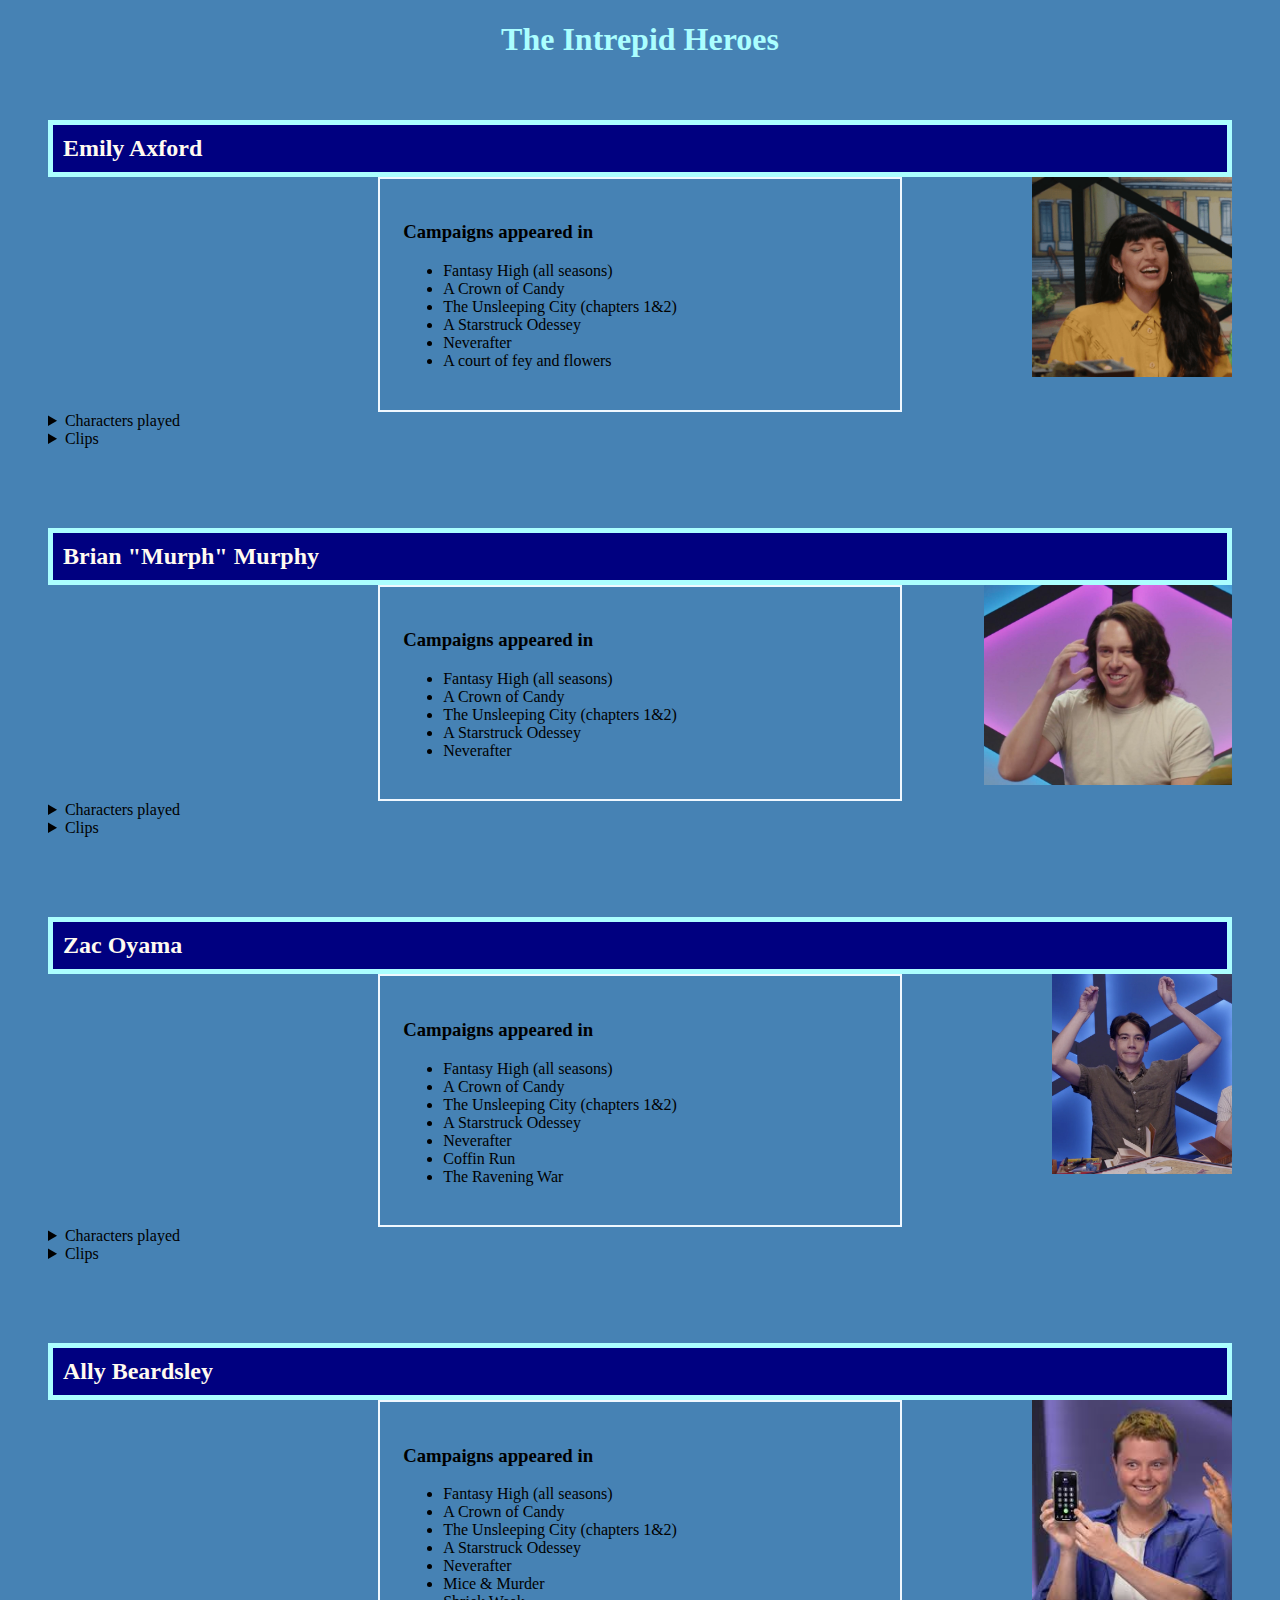
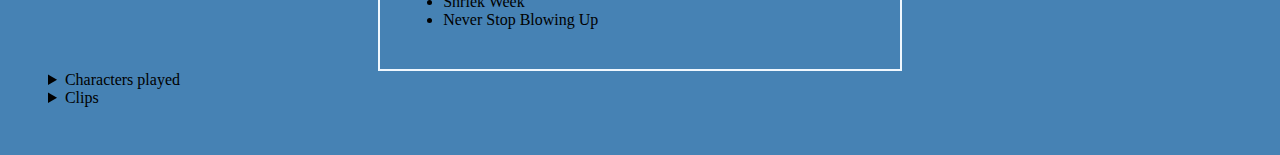
<file: assignment1.html>
<!DOCTYPE html>
<html>
<head>
	<meta charset="utf-8">
	<meta name="viewport" content="width=device-width, initial-scale=1">
	<link rel="stylesheet" type="text/css" href="d20.css">
	<title>Dimension 20 Page</title>
</head>
<body>
	<h1> The Intrepid Heroes </h1>

	<div class="hold">
		<h2> Emily Axford </h2>
		<div id="img">
			<img src="images/eaxford.png" height="200" alt="emily axford in the dome."> 
		</div>
		<div class="campaign">
			<h3> Campaigns appeared in </h3>
			<ul>
				<li> Fantasy High (all seasons) </li>
				<li> A Crown of Candy </li>
				<li> The Unsleeping City (chapters 1&2) </li>
				<li> A Starstruck Odessey </li>
				<li> Neverafter </li>
				<li> A court of fey and flowers </li>
			</ul>
		</div>


		<details id="characters">
			<summary>Characters played </summary>
			<p> Fig Faeth (Fantasy High, All seasons), Jet Rocks (A crown of Candy), Saccharina Frostblade (A crown of Candy), Sofia Lee (The Unsleeping City, all chapters), Sundry Sydney (A Starstruck Odessey), Ylfa Snorgelsson (Neverafter), Lady Chirp Featherfowl (A court of fey and flowers). </p>
			<a href="https://open.spotify.com/artist/2MCgYKm2tYMHueBy3dhLdY?si=NOiQsia6RSqjl7zE_hFb6A">Emily's Spotify</a>
		</details>

		<details>
			<summary> Clips </summary>

			<iframe width="560" height="315" src="https://www.youtube.com/embed/ioo41ODrHlQ?si=8Kf8VzwAYbNq1AOx" title="YouTube video player" frameborder="0" allow="accelerometer; autoplay; clipboard-write; encrypted-media; gyroscope; picture-in-picture; web-share" referrerpolicy="strict-origin-when-cross-origin" allowfullscreen></iframe>

		</details>
	</div>
	<!-- break-->
	<div class="hold">
		<h2> Brian "Murph" Murphy </h2>
		<div id="img">
			<img src="images/bmurph.png" height="200" alt="brian murphy in the dome."> 
		</div>

		<div class="campaign">
			<h3> Campaigns appeared in </h3>
			<ul>
				<li> Fantasy High (all seasons) </li>
				<li> A Crown of Candy </li>
				<li> The Unsleeping City (chapters 1&2) </li>
				<li> A Starstruck Odessey </li>
				<li> Neverafter </li>
			</ul>
		</div>

		<details id="characters">
			<summary>Characters played </summary>
			<p> Riz Gukgak (Fantasy High, All Seasons), Sir Theobald Gumbar (A crown of Candy), Kugrash (The Unsleeping City, chapter 1), Cody Walsh (The Unsleeping City, chapter 2), Big Barry Syx (A Starstruck Odyssey), Prince Gerard of Greenleigh (Neverafter) </p>
			<a href="https://naddpod.com/">Murph's Podcast</a>
		</details>

		<details>
			<summary> Clips </summary>
			<iframe width="560" height="315" src="https://www.youtube.com/embed/HY5K8idEQWQ?si=H7amu69BmvyS6Cag" title="YouTube video player" frameborder="0" allow="accelerometer; autoplay; clipboard-write; encrypted-media; gyroscope; picture-in-picture; web-share" referrerpolicy="strict-origin-when-cross-origin" allowfullscreen></iframe>
		</details>
	</div>
	<!-- break-->
	<div class="hold">
		<h2> Zac Oyama </h2>
		<div id="img">
			<img src="images/zoyama.png" height="200" alt="brian murphy in the dome."> 
		</div>

		<div class="campaign">
			<h3> Campaigns appeared in </h3>
			<ul>
				<li> Fantasy High (all seasons) </li>
				<li> A Crown of Candy </li>
				<li> The Unsleeping City (chapters 1&2) </li>
				<li> A Starstruck Odessey </li>
				<li> Neverafter </li>
				<li> Coffin Run </li>
				<li> The Ravening War </li>
			</ul>
		</div>


		<details id="characters">
			<summary>Characters played </summary>
			<p> Gorgug Thistlespring (Fantasy High, All Seasons), Chancellor Lapin Cadbury (A crown of Candy), Cumulous Rocks (A crown of Candy), Ricky Matsui (The Unsleeping City, all chapters), Norman "Skip" Takamori (A Starstruck Odyssey), Puss in Boots (Neverafter), Squing (Coffin Run), Colin Provolone (The Ravening War) </p>
			<a href="https://www.imdb.com/name/nm4546304/">Zac's IMDB</a>
		</details>

		<details>
			<summary>Clips </summary>
			<iframe width="560" height="315" src="https://www.youtube.com/embed/FwEPYVT_4jY?si=8U0-3OMvRfjOfoD5" title="YouTube video player" frameborder="0" allow="accelerometer; autoplay; clipboard-write; encrypted-media; gyroscope; picture-in-picture; web-share" referrerpolicy="strict-origin-when-cross-origin" allowfullscreen></iframe>
		</details>
	</div>
	<!-- break-->
	<div class="hold">
		<h2> Ally Beardsley </h2>
		<div id="img">
			<img src="images/abeardsley.jpg" height="200" alt="ally calling 911"> 
		</div>

		<div class="campaign">
			<h3> Campaigns appeared in </h3>
			<ul>
				<li> Fantasy High (all seasons) </li>
				<li> A Crown of Candy </li>
				<li> The Unsleeping City (chapters 1&2) </li>
				<li> A Starstruck Odessey </li>
				<li> Neverafter </li>
				<li> Mice & Murder </li>
				<li> Shriek Week </li>
				<li> Never Stop Blowing Up </li>
			</ul>
		</div>

		<details id="characters">
			<summary>Characters played </summary>
			<p> Kristin Applebees (Fantasy High, All Seasons), Liam Wilhelmina (A crown of Candy), Pete Conlan (The Unsleeping City, all chapters), Margaret Encino (A Starstruck Odyssey), Mother Timothy Goose (Neverafter), Lars Vandenchomp (Mice & Murder), Megan Mirror (Shriek Week), Russel Feeld/Jennifer Drips (Never Stop Blowing Up) </p>
			<a href="https://www.imdb.com/name/nm4546304/">Ally's Podcast</a>
		</details>

		<details>
			<summary>Clips </summary>
			<iframe width="560" height="315" src="https://www.youtube.com/embed/FwEPYVT_4jY?si=8U0-3OMvRfjOfoD5" title="YouTube video player" frameborder="0" allow="accelerometer; autoplay; clipboard-write; encrypted-media; gyroscope; picture-in-picture; web-share" referrerpolicy="strict-origin-when-cross-origin" allowfullscreen></iframe>
		</details>
	</div>
	</html>
</file>
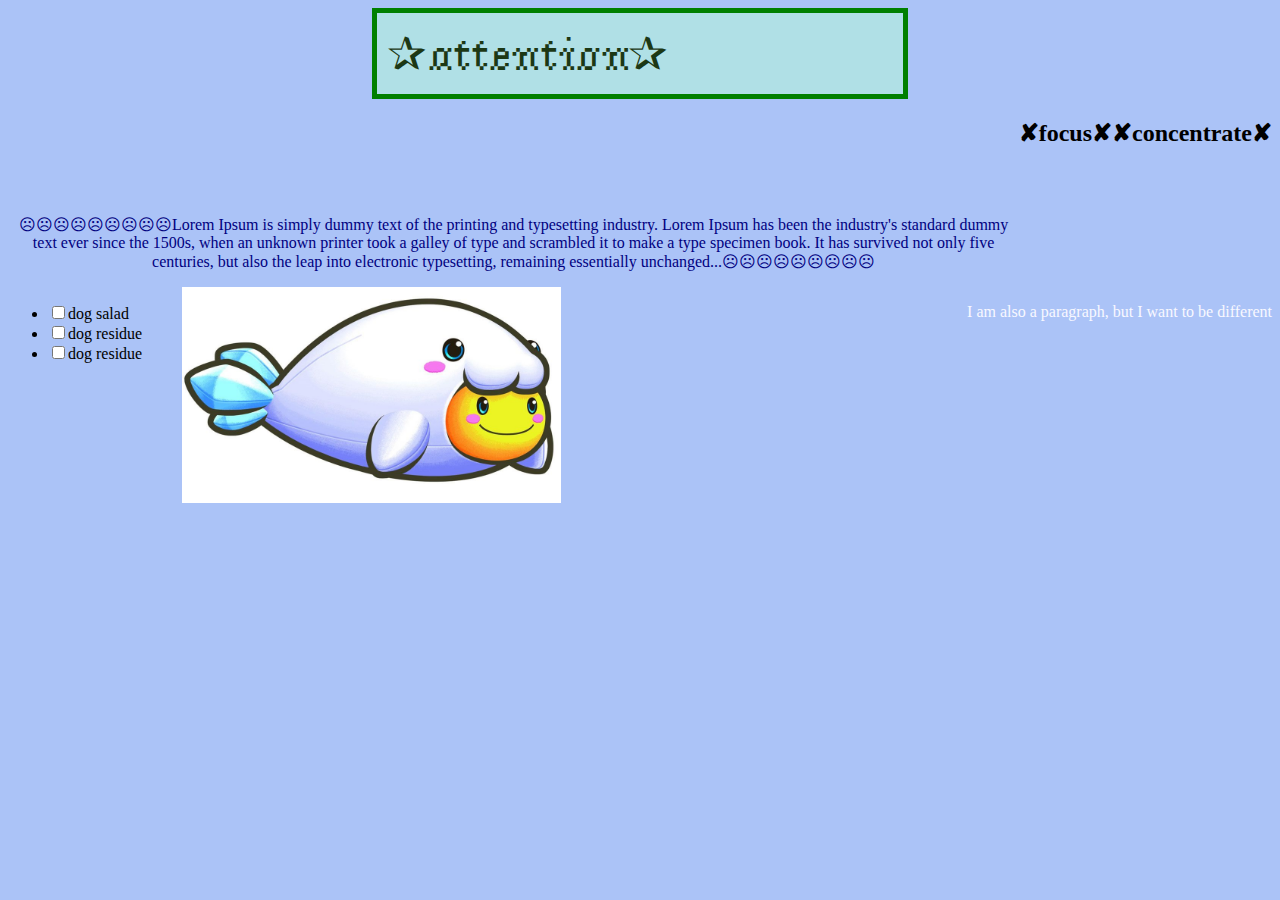
<file: cssexamples.html>
<!doctype html>
<html>
<head>
	<title>CSS Playground</title>
	<link rel="stylesheet" type="text/css" href="style.css">
	<link rel="preconnect" href="https://fonts.googleapis.com">
	<link rel="preconnect" href="https://fonts.gstatic.com" crossorigin>
	<link href="https://fonts.googleapis.com/css2?family=Jacquarda+Bastarda+9&display=swap" rel="stylesheet">
</head>
<body>
	<h1>✰attention✰</h1>
	<h2>✘concentrate✘</h2>
	<h2 id="h3">✘focus✘</h2>
	<div>
		<p id="p1">☹☹☹☹☹☹☹☹☹Lorem Ipsum is simply dummy text of the printing and typesetting industry. Lorem Ipsum has been the industry's standard dummy text ever since the 1500s, when an unknown printer took a galley of type and scrambled it to make a type specimen
		book. It has survived not only five centuries, but also the leap into electronic typesetting, remaining essentially unchanged...☹☹☹☹☹☹☹☹☹</p>
	</div>
	<div id="MDM">
		<p class="highlighted">I am also a paragraph, but I want to be different</p>
	
	<ul id="lefty">
		<li>
			<input type="checkbox">dog salad<br>
		</li>
		<li>
			<input type="checkbox">dog residue <br>
		</li>
		<li>
			<input type="checkbox">dog residue <br>
		</li>
	</ul>
	</div>

	<img src="images/arf.jpg">

</body>
</file>
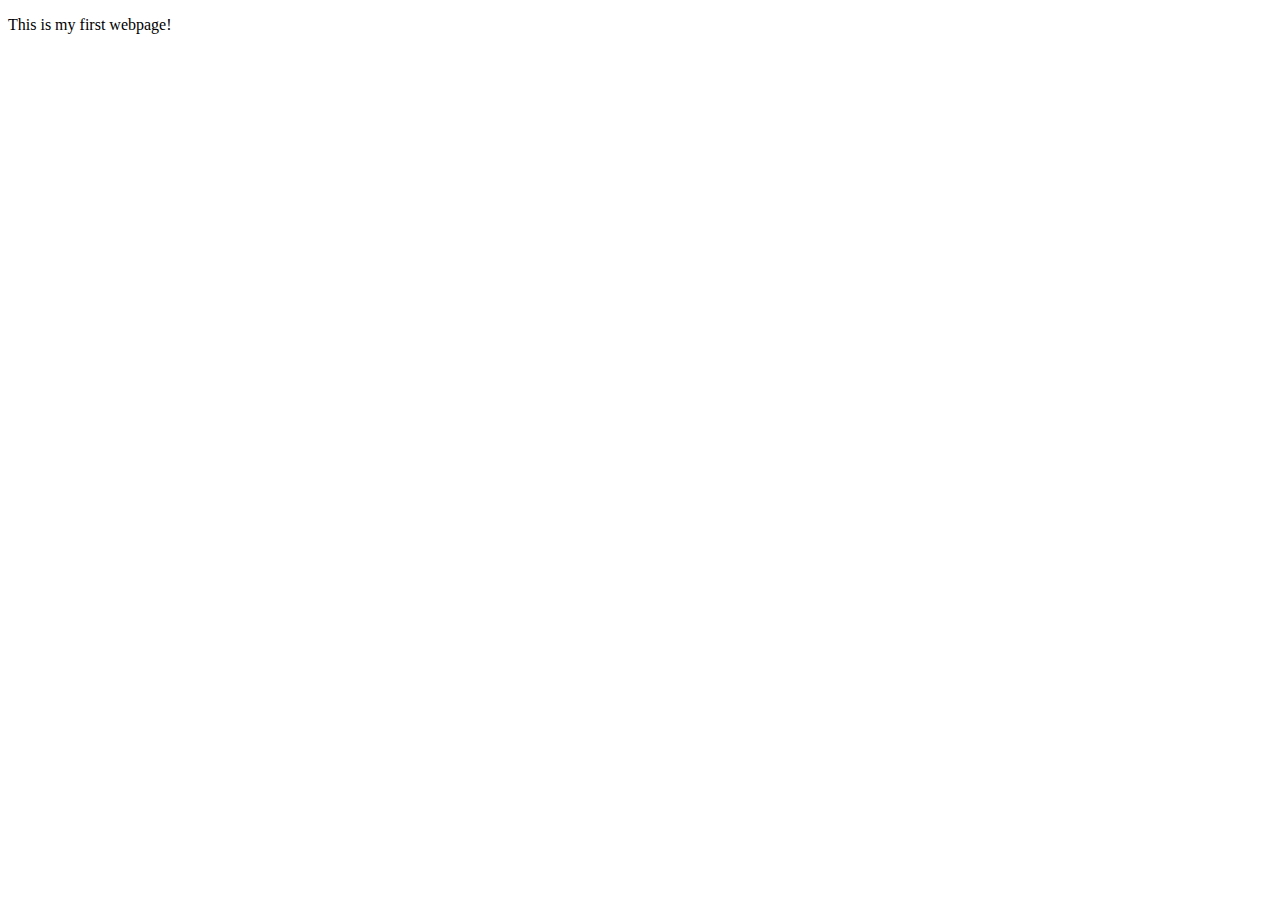
<file: inclass.html>
<!doctype html>

<html> <!--this is how to write a comment-->

	<head>
		<title>My first Webpage</title>
		<meta charset="utf-8" /> <!--character set and content type-->
		<meta http-equiv="Content-type" content="text/html; charset=utf-8" />
		<meta name="viewport" content="width=device-width, initial-scale=1" /> <!--Makes it scalable-->
		<meta name="keywords" content="HTML"> <!--Important for SEO (comment separated)-->
	</head>

	<body>
		<p>This is my first webpage!</p>
	</body>

</html>
</file>
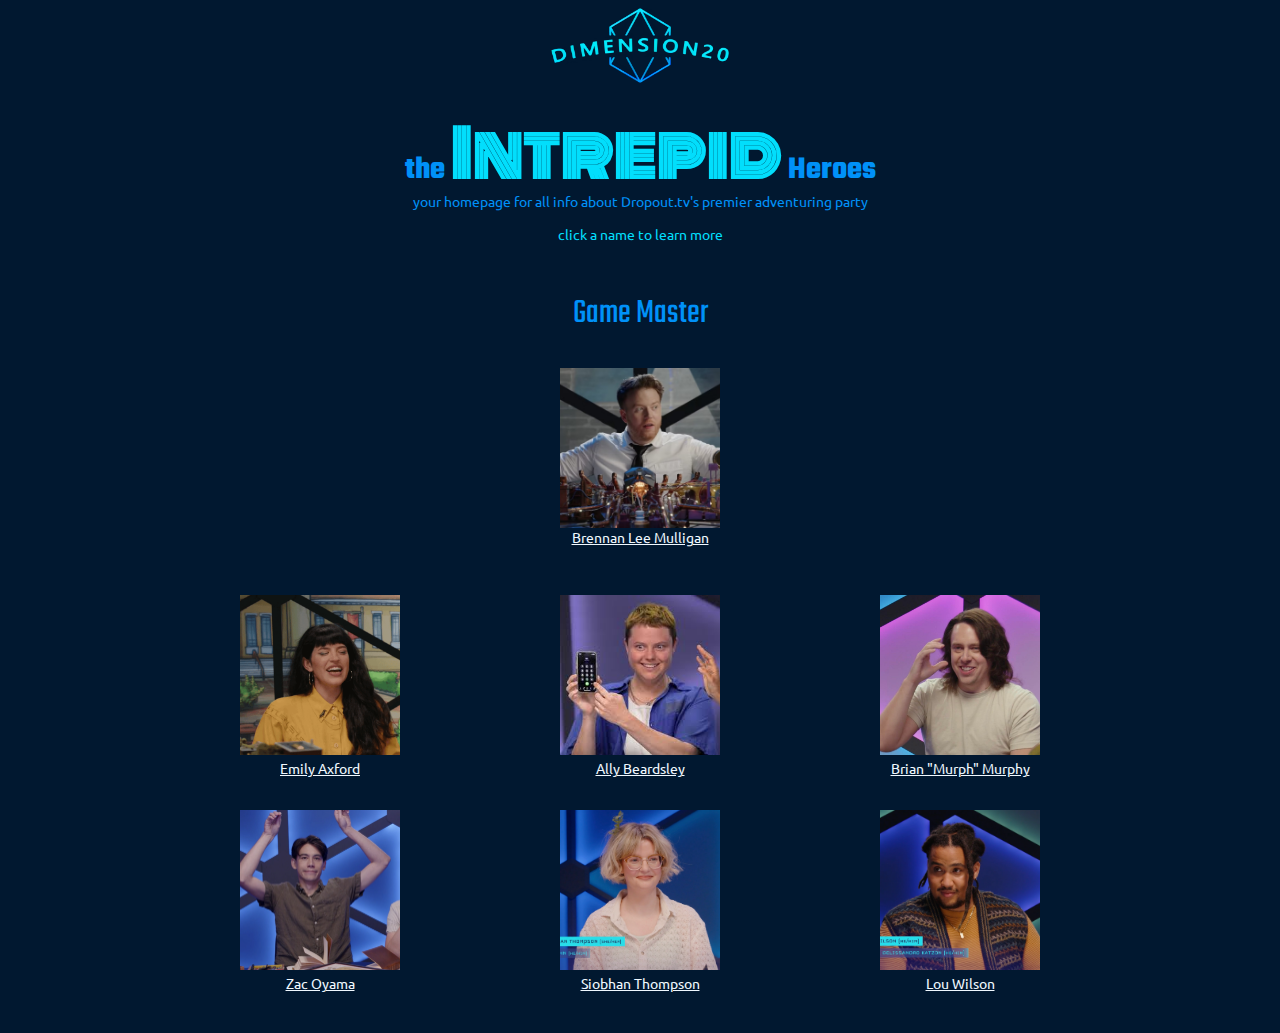
<file: a1site/a1final.html>
<!DOCTYPE html>
<html>
<head>
    <link rel="preconnect" href="https://fonts.googleapis.com">
    <link rel="preconnect" href="https://fonts.gstatic.com" crossorigin>
    <link href="https://fonts.googleapis.com/css2?family=Monoton&display=swap" rel="stylesheet">
    <link href="https://fonts.googleapis.com/css2?family=Monoton&family=Teko:wght@300..700&display=swap" rel="stylesheet">
    <link href="https://fonts.googleapis.com/css2?family=Ubuntu:ital,wght@0,300;0,400;0,500;0,700;1,300;1,400;1,500;1,700&display=swap" rel="stylesheet">

    <meta charset="utf-8">
    <meta name="viewport" content="width=device-width, initial-scale=1">
    <link rel="stylesheet" type="text/css" href="iha1.css">
    <title>Dimension 20 Page</title>
</head>
<body>

    <div class="heading">
        <div><img src="a1images/d20.png" height = "75" alt="the logo for dimension 20" id="d20logo"></div>

        <div><h1> the <span id="intrepid">Intrepid</span> Heroes </h1></div>
        <div><p id="tagline"> your homepage for all info about Dropout.tv's premier adventuring party</p></div>
        <div><p id="tagline2"> click a name to learn more</p></div>
    </div>

    <h2 id="gm">Game Master</h2>

   
    <div class="brennanbox">

        <div><img src="a1images/bleem.jpg" height = "200" alt="brennan lee mulligan as the game master." id="brimage"></div>
        <div><a href="brennan.html" target="_blank"> Brennan Lee Mulligan</a></div>
    </div>
   

    <div class="grid">
        <div class="info card">
            <div class="img">
                <img src="a1images/eaxford.png" height = "200" alt="Emily Axford in FHJY.">
            </div>
            <a href="emily.html" target="_blank"> Emily Axford</a>
        </div>

        <div class="info card">
            <div class="img">
                <img src="a1images/abeardsley.jpg" height = "200" alt="Ally Beardsley in Never Stop Blowing Up.">
            </div>
            <a href="ally.html" target="_blank"> Ally Beardsley</a>
        </div>

        <div class="info card">
            <div class="img">
                <img src="a1images/bmurph.png" height = "200" alt="Brian Murphy in a Starstruck Odessey">
            </div>
            <a href="murph.html" target="_blank"> Brian "Murph" Murphy</a>
        </div>
    </div>
    <div class="grid">
        <div class="info card">
            <div class="img">
                <img src="a1images/zoyama.png" height = "200" alt="Zac Oyama in Neverafter">
            </div>
            <a href="zac.html" target="_blank"> Zac Oyama</a>
        </div>

        <div class="info card">
            <div class="img">
                <img src="a1images/sthompson.webp" height = "200" alt="Siobhan Thompson in Burrow's End">
            </div>
            <a href="siobhan.html" target="_blank"> Siobhan Thompson</a>
        </div>

        <div class="info card">
            <div class="img">
                <img src="a1images/lwilson.webp" height = "200" alt="Lou Wilson in the Ravening War">
            </div>
            <a href="lou.html" target="_blank"> Lou Wilson</a>
        </div>
    </div>
</body>
</html>
</file>
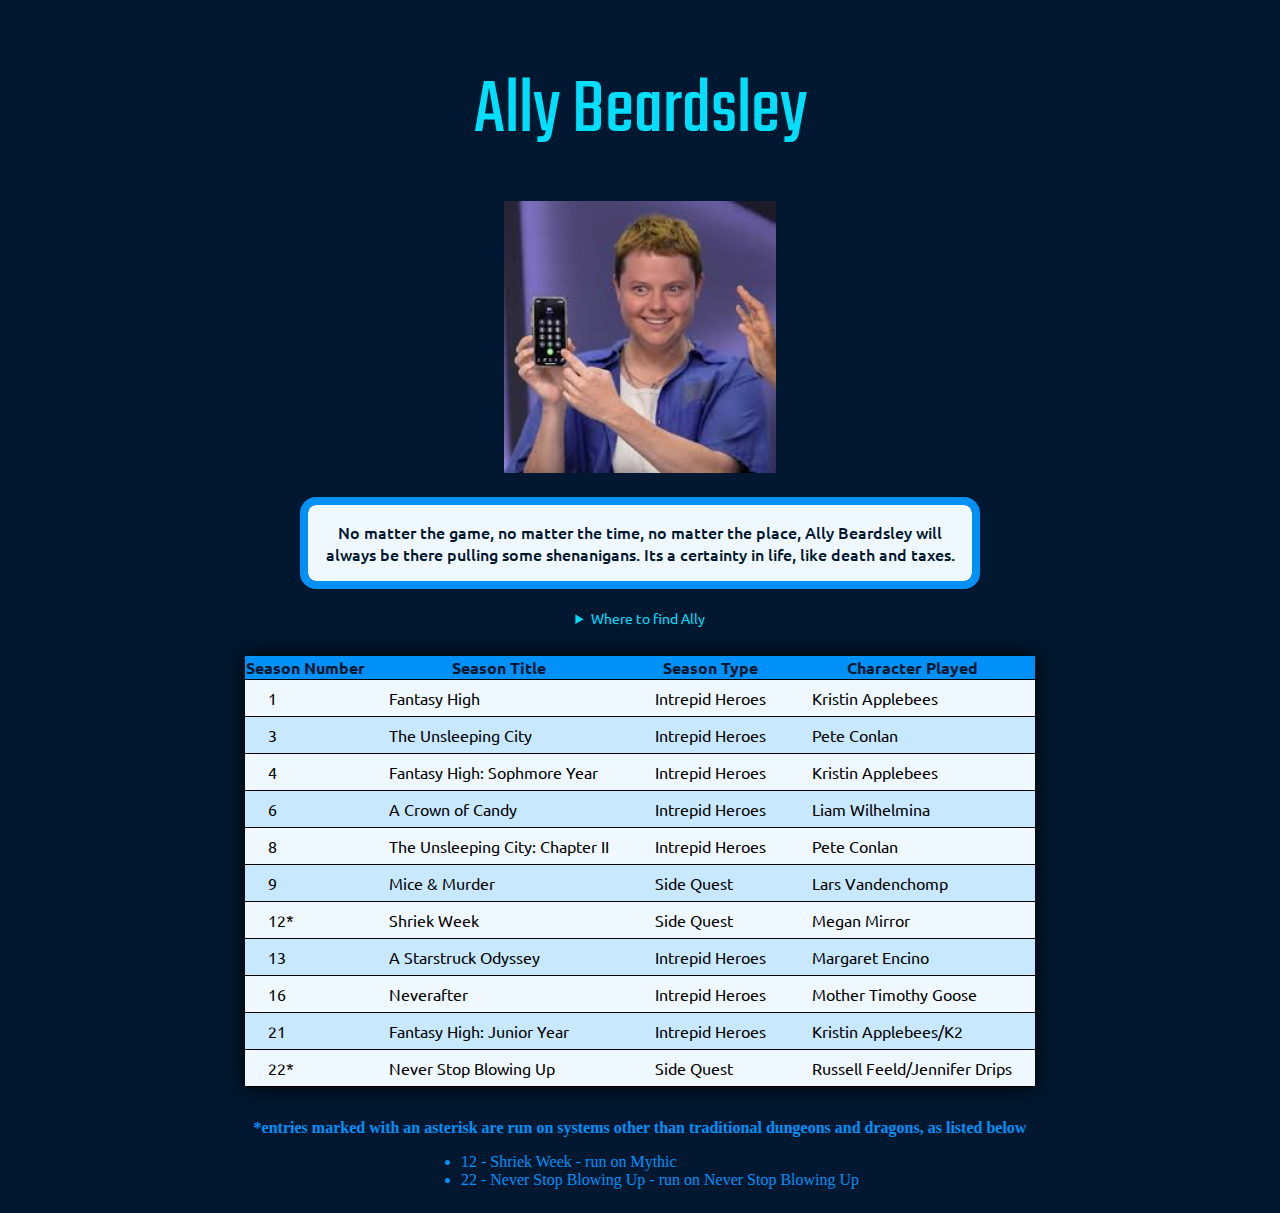
<file: a1site/ally.html>
<!DOCTYPE html>
<html>
<head>
    <link rel="preconnect" href="https://fonts.googleapis.com">
    <link rel="preconnect" href="https://fonts.gstatic.com" crossorigin>
    <link href="https://fonts.googleapis.com/css2?family=Monoton&display=swap" rel="stylesheet">
    <link href="https://fonts.googleapis.com/css2?family=Monoton&family=Teko:wght@300..700&display=swap" rel="stylesheet">
    <link href="https://fonts.googleapis.com/css2?family=Ubuntu:ital,wght@0,300;0,400;0,500;0,700;1,300;1,400;1,500;1,700&display=swap" rel="stylesheet">

    <meta charset="utf-8">
    <meta name="viewport" content="width=device-width, initial-scale=1">
    <link rel="stylesheet" type="text/css" href="brennan.css">
    <title>Ally Beardsley</title>
</head>
</html>

<body>
    <div class="heading">

        <h1> Ally Beardsley </h1>

        <img src="a1images/abeardsley.jpg" height="200" alt="ally during never stop blowing up." id="brimage">

        <p id="box">No matter the game, no matter the time, no matter the place, Ally Beardsley will always be there pulling some shenanigans. Its a certainty in life, like death and taxes.</p>

        <div class="clps">
            <details>
                <summary>Where to find Ally</summary>
                <ol>
                    <li> <a href="https://www.dropout.tv"> Dropout.tv </a></li>
                    <li> <a href="https://www.genderspiralpod.com/">Ally's Podcast</a></li>
                    <li> <a href="https://www.imdb.com/name/nm4493520/">Ally's IMDB</a></li>
                </ol>
            </details>
        </div>

        <table class="seasonstable">
            <thead>
                <tr>
                    <th>Season Number</th>
                    <th>Season Title</th>
                    <th>Season Type</th>
                    <th>Character Played</th>
                </tr>
            </thead>
            <tbody>
                <tr>
                    <td>1</td>
                    <td>Fantasy High</td>
                    <td>Intrepid Heroes</td>
                    <td>Kristin Applebees</td>
                </tr>
                <tr>
                    <td>3</td>
                    <td>The Unsleeping City</td>
                    <td>Intrepid Heroes</td>
                    <td>Pete Conlan</td>
                </tr>
                <tr>
                    <td>4</td>
                    <td>Fantasy High: Sophmore Year</td>
                    <td>Intrepid Heroes</td>
                    <td>Kristin Applebees</td>
                </tr>
                <tr>
                    <td>6</td>
                    <td>A Crown of Candy</td>
                    <td>Intrepid Heroes</td>
                    <td>Liam Wilhelmina</td>
                </tr>
                <tr>
                    <td>8</td>
                    <td>The Unsleeping City: Chapter II</td>
                    <td>Intrepid Heroes</td>
                    <td>Pete Conlan</td>
                </tr>
                <tr>
                    <td>9</td>
                    <td>Mice & Murder</td>
                    <td>Side Quest</td>
                    <td>Lars Vandenchomp</td>
                </tr>
                <tr>
                    <td>12*</td>
                    <td>Shriek Week</td>
                    <td>Side Quest</td>
                    <td>Megan Mirror</td>
                </tr>
                <tr>
                    <td>13</td>
                    <td>A Starstruck Odyssey</td>
                    <td>Intrepid Heroes</td>
                    <td>Margaret Encino</td>
                </tr>
                <tr>
                    <td>16</td>
                    <td>Neverafter</td>
                    <td>Intrepid Heroes</td>
                    <td>Mother Timothy Goose</td>
                </tr>
                <tr>
                    <td>21</td>
                    <td>Fantasy High: Junior Year</td>
                    <td>Intrepid Heroes</td>
                    <td>Kristin Applebees/K2</td>
                </tr>
                <tr>
                    <td>22*</td>
                    <td>Never Stop Blowing Up</td>
                    <td>Side Quest</td>
                    <td>Russell Feeld/Jennifer Drips</td>
                </tr>
            </tbody>
        </table>

        <b id="bold">*entries marked with an asterisk are run on systems other than traditional dungeons and dragons, as listed below</b>

        <div class="list">
            <ul>
                <li>12 - Shriek Week - run on Mythic</li>
                <li>22 - Never Stop Blowing Up - run on Never Stop Blowing Up</li>
            </ul>
        </div>
</body>
</file>
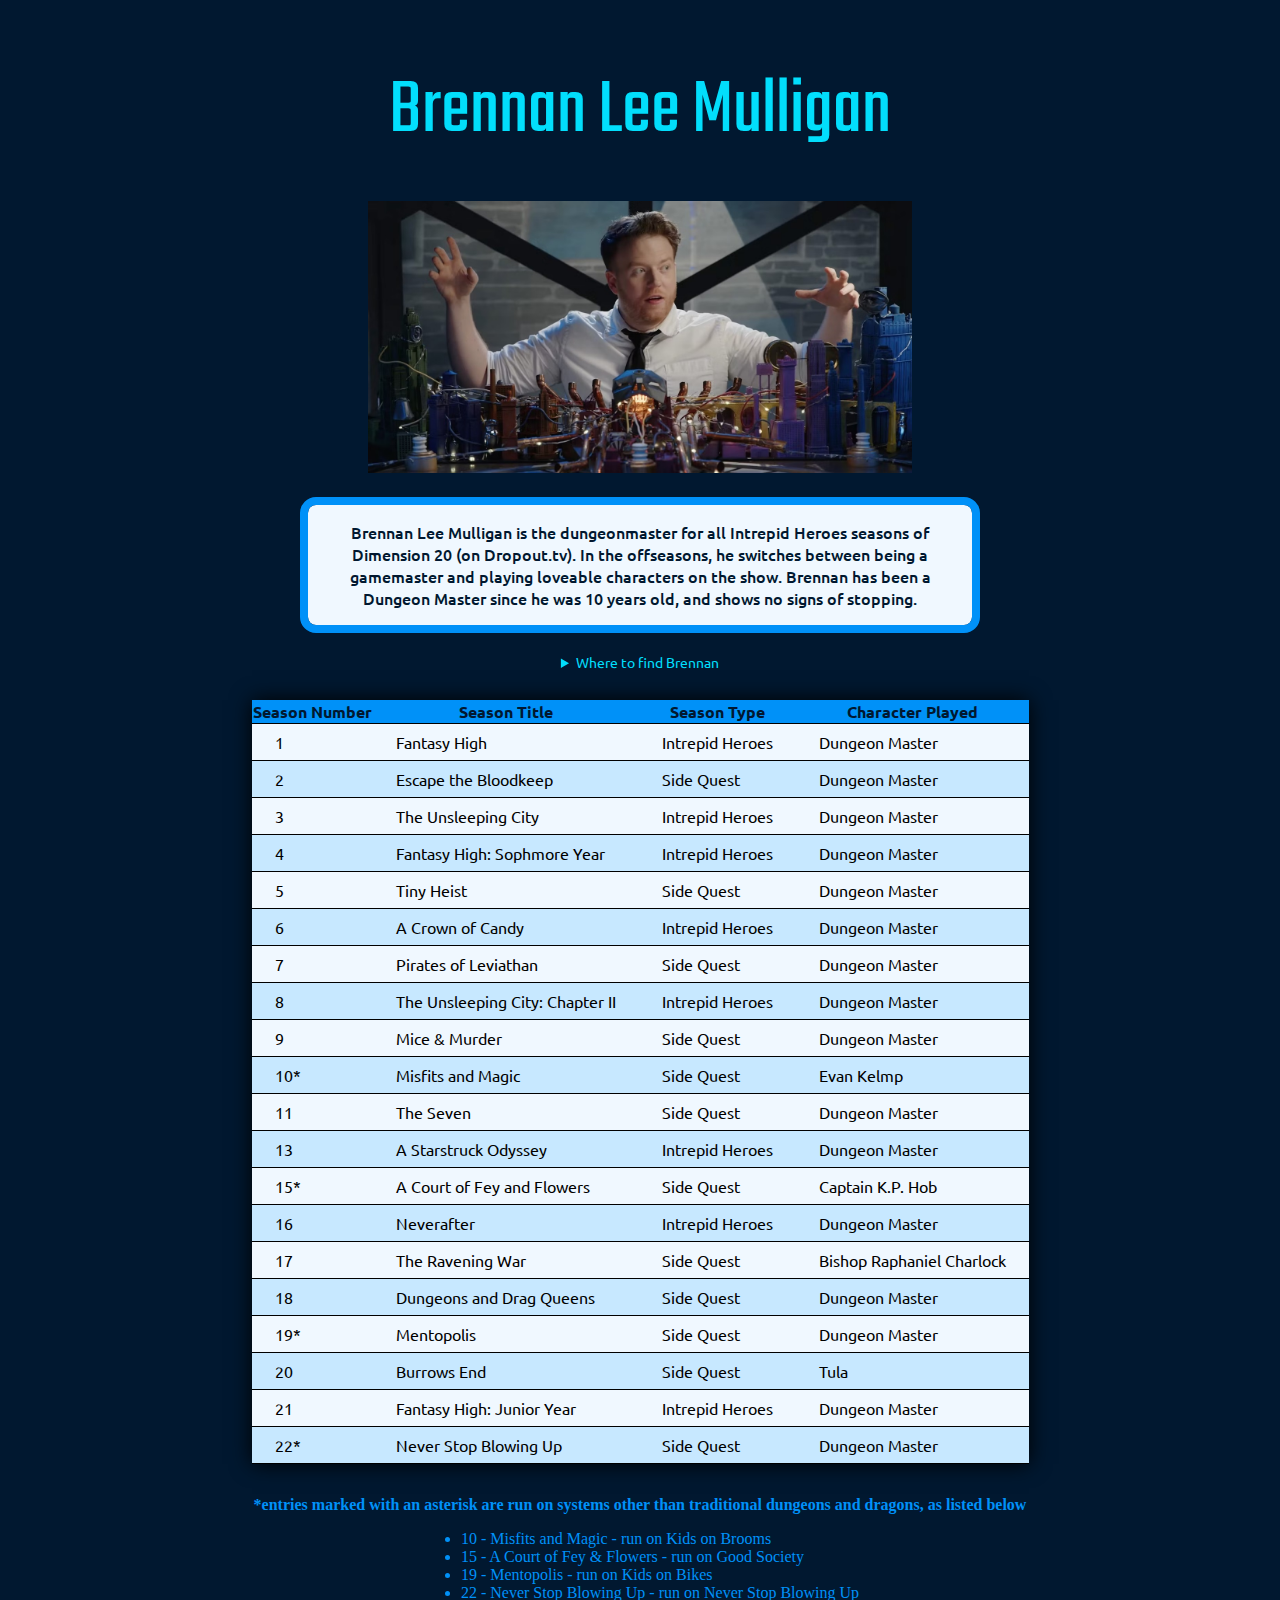
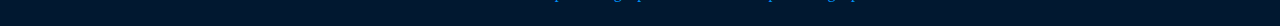
<file: a1site/brennan.html>
<!DOCTYPE html>
<html>
<head>
    <link rel="preconnect" href="https://fonts.googleapis.com">
    <link rel="preconnect" href="https://fonts.gstatic.com" crossorigin>
    <link href="https://fonts.googleapis.com/css2?family=Monoton&display=swap" rel="stylesheet">
    <link href="https://fonts.googleapis.com/css2?family=Monoton&family=Teko:wght@300..700&display=swap" rel="stylesheet">
    <link href="https://fonts.googleapis.com/css2?family=Ubuntu:ital,wght@0,300;0,400;0,500;0,700;1,300;1,400;1,500;1,700&display=swap" rel="stylesheet">

    <meta charset="utf-8">
    <meta name="viewport" content="width=device-width, initial-scale=1">
    <link rel="stylesheet" type="text/css" href="brennan.css">
    <title>Brennan Lee Mulligan</title>
</head>
</html>

<body>
    <div class="heading">
        
    <h1> Brennan Lee Mulligan </h1>
        
    <img src="a1images/bleem.jpg" height = "200" alt="brennan lee mulligan as the game master." id="brimage">

    <p id="box">Brennan Lee Mulligan is the dungeonmaster for all Intrepid Heroes seasons of Dimension 20 (on Dropout.tv). In the offseasons, he switches between being a gamemaster and playing loveable characters on the show. Brennan has been a Dungeon Master since he was 10 years old, and shows no signs of stopping.</p>

    <div class="clps">
    <details>
        <summary>Where to find Brennan</summary>
        <ol>
            <li> <a href="https://www.dropout.tv"> Dropout.tv </a></li>
            <li> <a href="https://www.instagram.com/brennanleemulligan">Brennan's Instagram</a></li>
            <li> <a href="https://brennanleemulligan.com/">Brennan's Site</a></li>
        </ol>
    </details>
    </div>

    <table class="seasonstable">
        <thead>
            <tr>
                <th>Season Number</th>
                <th>Season Title</th>
                <th>Season Type</th>
                <th>Character Played</th>
            </tr>
        </thead>
        <tbody>
        <tr>
            <td>1</td>
            <td>Fantasy High</td>
            <td>Intrepid Heroes</td>
            <td>Dungeon Master</td>
        </tr>
        <tr>
            <td>2</td>
            <td>Escape the Bloodkeep</td>
            <td>Side Quest</td>
            <td>Dungeon Master</td>
        </tr>
        <tr>
            <td>3</td>
            <td>The Unsleeping City</td>
            <td>Intrepid Heroes</td>
            <td>Dungeon Master</td>
        </tr>
        <tr>
            <td>4</td>
            <td>Fantasy High: Sophmore Year</td>
            <td>Intrepid Heroes</td>
            <td>Dungeon Master</td>
        </tr>
        <tr>
            <td>5</td>
            <td>Tiny Heist</td>
            <td>Side Quest</td>
            <td>Dungeon Master</td>
        </tr>
        <tr>
            <td>6</td>
            <td>A Crown of Candy</td>
            <td>Intrepid Heroes</td>
            <td>Dungeon Master</td>
        </tr>
        <tr>
            <td>7</td>
            <td>Pirates of Leviathan</td>
            <td>Side Quest</td>
            <td>Dungeon Master</td>
        </tr>
        <tr>
            <td>8</td>
            <td>The Unsleeping City: Chapter II</td>
            <td>Intrepid Heroes</td>
            <td>Dungeon Master</td>
        </tr>
        <tr>
            <td>9</td>
            <td>Mice & Murder</td>
            <td>Side Quest</td>
            <td>Dungeon Master</td>
        </tr>
        <tr>
            <td>10*</td>
            <td>Misfits and Magic</td>
            <td>Side Quest</td>
            <td>Evan Kelmp</td>
        </tr>
        <tr>
            <td>11</td>
            <td>The Seven</td>
            <td>Side Quest</td>
            <td>Dungeon Master</td>
        </tr>
        <tr>
            <td>13</td>
            <td>A Starstruck Odyssey</td>
            <td>Intrepid Heroes</td>
            <td>Dungeon Master</td>
        </tr>
        <tr>
            <td>15*</td>
            <td>A Court of Fey and Flowers</td>
            <td>Side Quest</td>
            <td>Captain K.P. Hob</td>
        </tr>
        <tr>
            <td>16</td>
            <td>Neverafter</td>
            <td>Intrepid Heroes</td>
            <td>Dungeon Master</td>
        </tr>
        <tr>
            <td>17</td>
            <td>The Ravening War</td>
            <td>Side Quest</td>
            <td>Bishop Raphaniel Charlock</td>
        </tr>
        <tr>
            <td>18</td>
            <td>Dungeons and Drag Queens</td>
            <td>Side Quest</td>
            <td>Dungeon Master</td>
        </tr>
        <tr>
            <td>19*</td>
            <td>Mentopolis</td>
            <td>Side Quest</td>
            <td>Dungeon Master</td>
        </tr>
        <tr>
            <td>20</td>
            <td>Burrows End</td>
            <td>Side Quest</td>
            <td>Tula</td>
        </tr>
        <tr>
            <td>21</td>
            <td>Fantasy High: Junior Year</td>
            <td>Intrepid Heroes</td>
            <td>Dungeon Master</td>
        </tr>
        <tr>
            <td>22*</td>
            <td>Never Stop Blowing Up</td>
            <td>Side Quest</td>
            <td>Dungeon Master</td>
        </tr>
        </tbody>
    </table>

    <b id="bold">*entries marked with an asterisk are run on systems other than traditional dungeons and dragons, as listed below</b>

    <div class="list">
    <ul>
        <li>10 - Misfits and Magic - run on Kids on Brooms</li>
        <li>15 - A Court of Fey & Flowers - run on Good Society</li>
        <li>19 - Mentopolis - run on Kids on Bikes</li>
        <li>22 - Never Stop Blowing Up - run on Never Stop Blowing Up</li>
    </ul>
    </div>
</body>
</file>
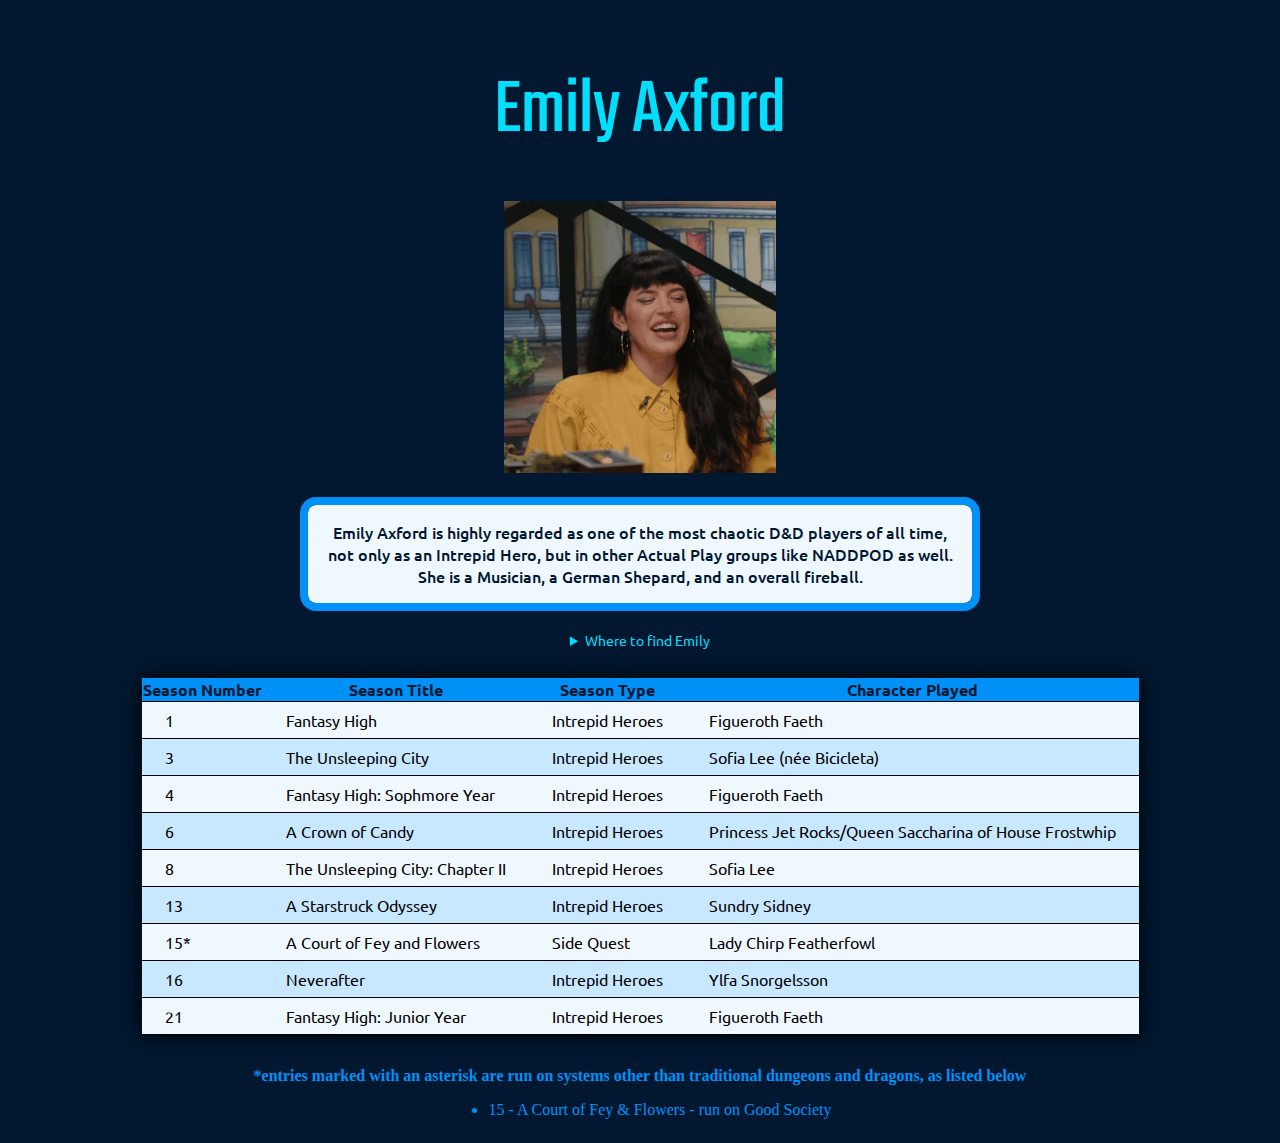
<file: a1site/emily.html>
<!DOCTYPE html>
<html>
<head>
    <link rel="preconnect" href="https://fonts.googleapis.com">
    <link rel="preconnect" href="https://fonts.gstatic.com" crossorigin>
    <link href="https://fonts.googleapis.com/css2?family=Monoton&display=swap" rel="stylesheet">
    <link href="https://fonts.googleapis.com/css2?family=Monoton&family=Teko:wght@300..700&display=swap" rel="stylesheet">
    <link href="https://fonts.googleapis.com/css2?family=Ubuntu:ital,wght@0,300;0,400;0,500;0,700;1,300;1,400;1,500;1,700&display=swap" rel="stylesheet">

    <meta charset="utf-8">
    <meta name="viewport" content="width=device-width, initial-scale=1">
    <link rel="stylesheet" type="text/css" href="brennan.css">
    <title>Emily Axford</title>
</head>
</html>

<body>
    <div class="heading">

        <h1> Emily Axford </h1>

        <img src="a1images/eaxford.png" height="200" alt="emily axford during fantasy high junior year." id="brimage">

        <p id="box">Emily Axford is highly regarded as one of the most chaotic D&D players of all time, not only as an Intrepid Hero, but in other Actual Play groups like NADDPOD as well. She is a Musician, a German Shepard, and an overall fireball.</p>

        <div class="clps">
            <details>
                <summary>Where to find Emily</summary>
                <ol>
                    <li> <a href="https://www.dropout.tv"> Dropout.tv </a></li>
                    <li> <a href="https://open.spotify.com/show/5GcTIDkgnB9wP6CmUyOSqa?si=0f3c34632e0a436d">NADDPOD</a></li>
                    <li> <a href="https://open.spotify.com/artist/2MCgYKm2tYMHueBy3dhLdY?si=qyG1B0vEQ9SkHk7fmdy2zw">Emily's Spotify</a></li>
                </ol>
            </details>
        </div>

        <table class="seasonstable">
            <thead>
                <tr>
                    <th>Season Number</th>
                    <th>Season Title</th>
                    <th>Season Type</th>
                    <th>Character Played</th>
                </tr>
            </thead>
            <tbody>
                <tr>
                    <td>1</td>
                    <td>Fantasy High</td>
                    <td>Intrepid Heroes</td>
                    <td>Figueroth Faeth</td>
                </tr>
                <tr>
                    <td>3</td>
                    <td>The Unsleeping City</td>
                    <td>Intrepid Heroes</td>
                    <td>Sofia Lee (née Bicicleta)</td>
                </tr>
                <tr>
                    <td>4</td>
                    <td>Fantasy High: Sophmore Year</td>
                    <td>Intrepid Heroes</td>
                    <td>Figueroth Faeth</td>
                </tr>
                <tr>
                    <td>6</td>
                    <td>A Crown of Candy</td>
                    <td>Intrepid Heroes</td>
                    <td>Princess Jet Rocks/Queen Saccharina of House Frostwhip</td>
                </tr>
                <tr>
                    <td>8</td>
                    <td>The Unsleeping City: Chapter II</td>
                    <td>Intrepid Heroes</td>
                    <td>Sofia Lee</td>
                </tr>
                <tr>
                    <td>13</td>
                    <td>A Starstruck Odyssey</td>
                    <td>Intrepid Heroes</td>
                    <td>Sundry Sidney</td>
                </tr>
                <tr>
                    <td>15*</td>
                    <td>A Court of Fey and Flowers</td>
                    <td>Side Quest</td>
                    <td>Lady Chirp Featherfowl</td>
                </tr>
                <tr>
                    <td>16</td>
                    <td>Neverafter</td>
                    <td>Intrepid Heroes</td>
                    <td>Ylfa Snorgelsson</td>
                </tr>
                <tr>
                    <td>21</td>
                    <td>Fantasy High: Junior Year</td>
                    <td>Intrepid Heroes</td>
                    <td>Figueroth Faeth</td>
                </tr>
            </tbody>
        </table>

        <b id="bold">*entries marked with an asterisk are run on systems other than traditional dungeons and dragons, as listed below</b>

        <div class="list">
            <ul>
                <li>15 - A Court of Fey & Flowers - run on Good Society</li>
            </ul>
        </div>
</body>
</file>
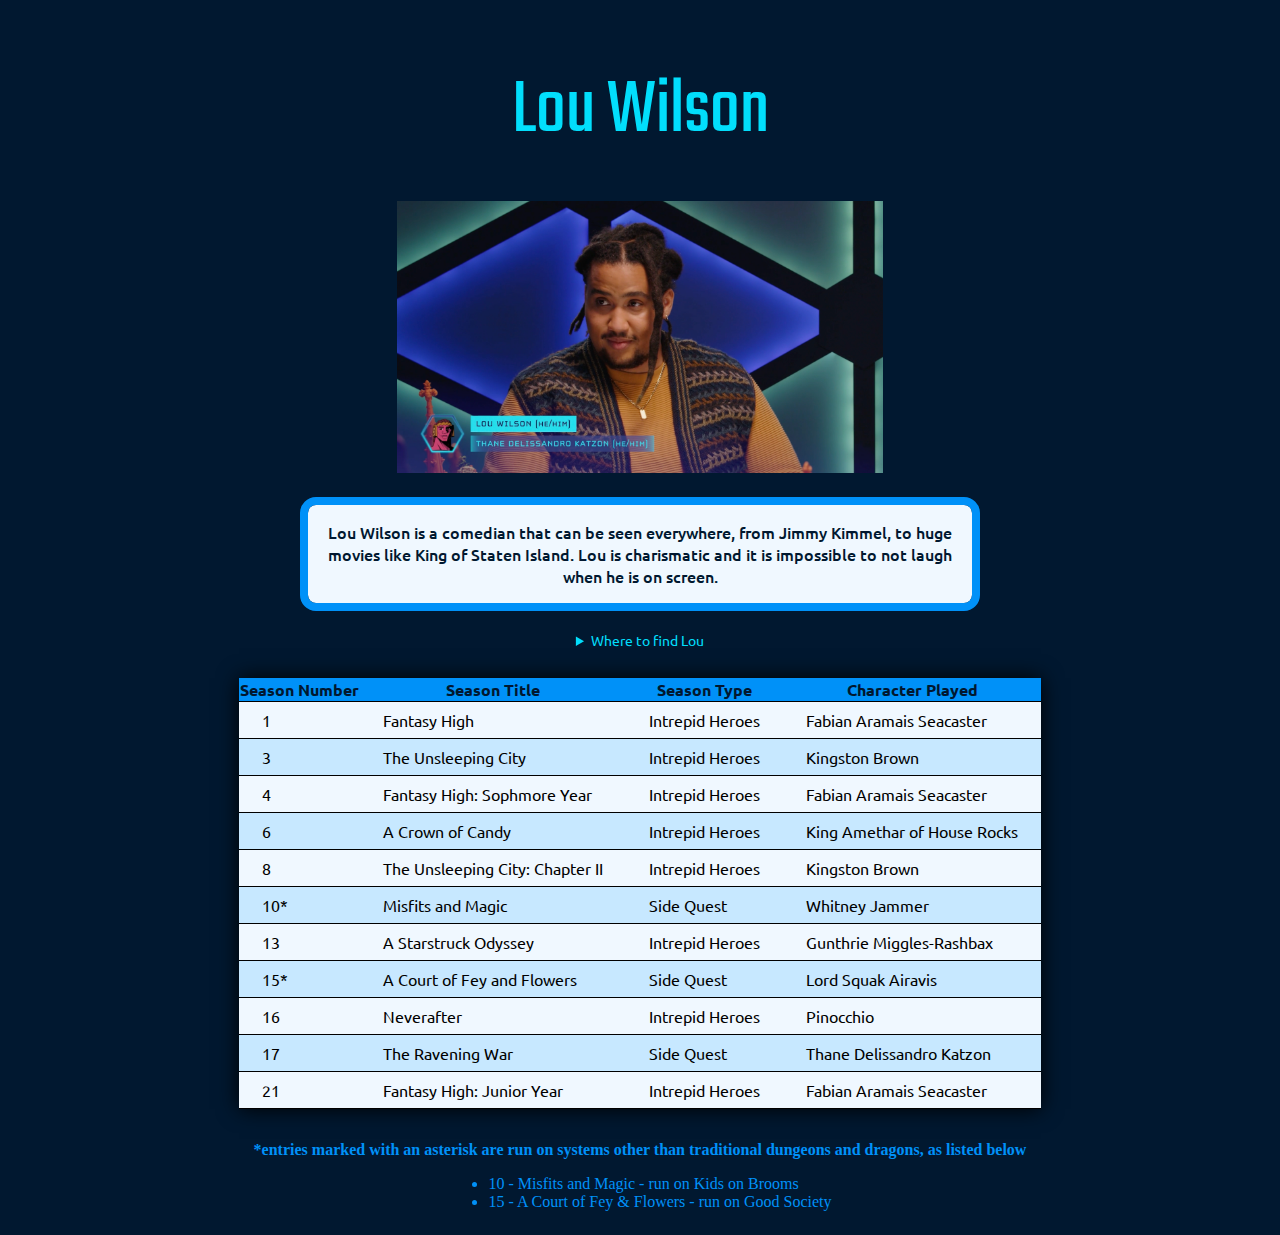
<file: a1site/lou.html>
<!DOCTYPE html>
<html>
<head>
    <link rel="preconnect" href="https://fonts.googleapis.com">
    <link rel="preconnect" href="https://fonts.gstatic.com" crossorigin>
    <link href="https://fonts.googleapis.com/css2?family=Monoton&display=swap" rel="stylesheet">
    <link href="https://fonts.googleapis.com/css2?family=Monoton&family=Teko:wght@300..700&display=swap" rel="stylesheet">
    <link href="https://fonts.googleapis.com/css2?family=Ubuntu:ital,wght@0,300;0,400;0,500;0,700;1,300;1,400;1,500;1,700&display=swap" rel="stylesheet">

    <meta charset="utf-8">
    <meta name="viewport" content="width=device-width, initial-scale=1">
    <link rel="stylesheet" type="text/css" href="brennan.css">
    <title>Lou Wilson</title>
</head>
</html>

<body>
    <div class="heading">

        <h1> Lou Wilson </h1>
    </div>

        <img src="a1images/lwilson.webp" height="200" alt="lou wilson in the Ravening War" id="brimage">

        <p id="box">Lou Wilson is a comedian that can be seen everywhere, from Jimmy Kimmel, to huge movies like King of Staten Island. Lou is charismatic and it is impossible to not laugh when he is on screen.</p>

        <div class="clps">
            <details>
                <summary>Where to find Lou</summary>
                <ol>
                    <li> <a href="https://www.dropout.tv"> Dropout.tv </a></li>
                    <li> <a href="https://www.imdb.com/name/nm7868231/">Lou's IMDB</a></li>
                    <li> <a href="https://www.instagram.com/sweetlouzinho/?hl=en">Lou's Instagram</a></li>
                </ol>
            </details>
        </div>

        <table class="seasonstable">
            <thead>
                <tr>
                    <th>Season Number</th>
                    <th>Season Title</th>
                    <th>Season Type</th>
                    <th>Character Played</th>
                </tr>
            </thead>
            <tbody>
                <tr>
                    <td>1</td>
                    <td>Fantasy High</td>
                    <td>Intrepid Heroes</td>
                    <td>Fabian Aramais Seacaster</td>
                </tr>
                <tr>
                    <td>3</td>
                    <td>The Unsleeping City</td>
                    <td>Intrepid Heroes</td>
                    <td>Kingston Brown</td>
                </tr>
                <tr>
                    <td>4</td>
                    <td>Fantasy High: Sophmore Year</td>
                    <td>Intrepid Heroes</td>
                    <td>Fabian Aramais Seacaster</td>
                </tr>
                <tr>
                    <td>6</td>
                    <td>A Crown of Candy</td>
                    <td>Intrepid Heroes</td>
                    <td>King Amethar of House Rocks</td>
                </tr>
                <tr>
                    <td>8</td>
                    <td>The Unsleeping City: Chapter II</td>
                    <td>Intrepid Heroes</td>
                    <td>Kingston Brown</td>
                </tr>
                <tr>
                    <td>10*</td>
                    <td>Misfits and Magic</td>
                    <td>Side Quest</td>
                    <td>Whitney Jammer</td>
                </tr>
                <tr>
                    <td>13</td>
                    <td>A Starstruck Odyssey</td>
                    <td>Intrepid Heroes</td>
                    <td>Gunthrie Miggles-Rashbax</td>
                </tr>
                <tr>
                    <td>15*</td>
                    <td>A Court of Fey and Flowers</td>
                    <td>Side Quest</td>
                    <td>Lord Squak Airavis</td>
                </tr>
                <tr>
                    <td>16</td>
                    <td>Neverafter</td>
                    <td>Intrepid Heroes</td>
                    <td>Pinocchio</td>
                </tr>
                <tr>
                    <td>17</td>
                    <td>The Ravening War</td>
                    <td>Side Quest</td>
                    <td>Thane Delissandro Katzon</td>
                </tr>
                <tr>
                    <td>21</td>
                    <td>Fantasy High: Junior Year</td>
                    <td>Intrepid Heroes</td>
                    <td>Fabian Aramais Seacaster</td>
                </tr>
            </tbody>
        </table>

        <b id="bold">*entries marked with an asterisk are run on systems other than traditional dungeons and dragons, as listed below</b>

        <div class="list">
            <ul>
                <li>10 - Misfits and Magic - run on Kids on Brooms</li>
                <li>15 - A Court of Fey & Flowers - run on Good Society</li>
            </ul>
        </div>
</body>
</file>
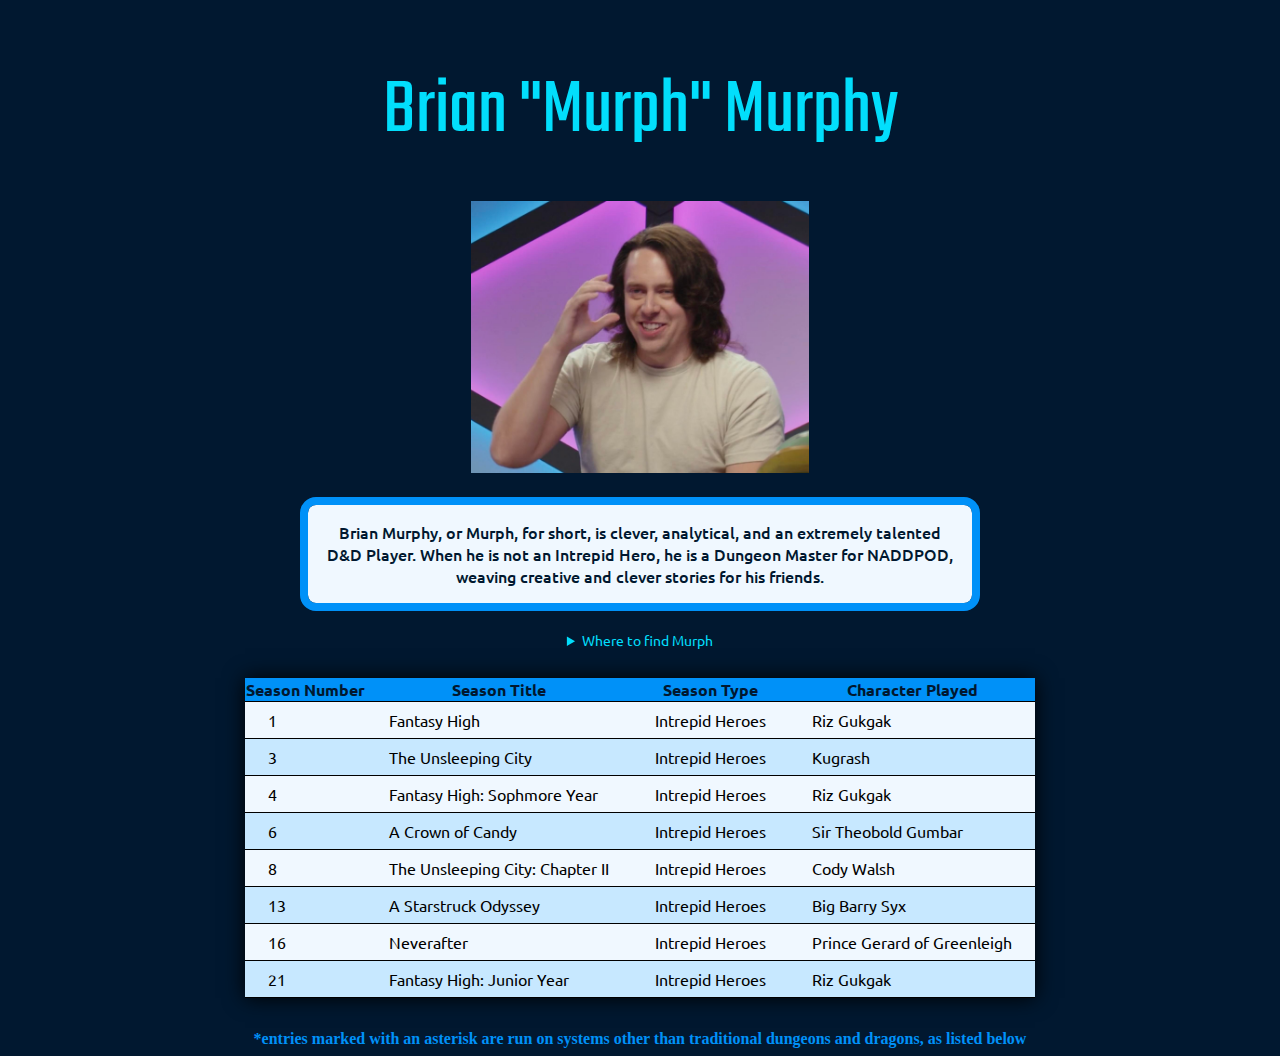
<file: a1site/murph.html>
<!DOCTYPE html>
<html>
<head>
    <link rel="preconnect" href="https://fonts.googleapis.com">
    <link rel="preconnect" href="https://fonts.gstatic.com" crossorigin>
    <link href="https://fonts.googleapis.com/css2?family=Monoton&display=swap" rel="stylesheet">
    <link href="https://fonts.googleapis.com/css2?family=Monoton&family=Teko:wght@300..700&display=swap" rel="stylesheet">
    <link href="https://fonts.googleapis.com/css2?family=Ubuntu:ital,wght@0,300;0,400;0,500;0,700;1,300;1,400;1,500;1,700&display=swap" rel="stylesheet">

    <meta charset="utf-8">
    <meta name="viewport" content="width=device-width, initial-scale=1">
    <link rel="stylesheet" type="text/css" href="brennan.css">
    <title>Brian "Murph" Murphy</title>
</head>
</html>

<body>
    <div class="heading">

        <h1> Brian "Murph" Murphy </h1>

        <img src="a1images/bmurph.png" height="200" alt="brian murphy in A Starstruck  Odyssey." id="brimage">

        <p id="box">Brian Murphy, or Murph, for short, is clever, analytical, and an extremely talented D&D Player. When he is not an Intrepid Hero, he is a Dungeon Master for NADDPOD, weaving creative and clever stories for his friends.</p>

        <div class="clps">
            <details>
                <summary>Where to find Murph</summary>
                <ol>
                    <li> <a href="https://www.dropout.tv"> Dropout.tv </a></li>
                    <li> <a href="https://open.spotify.com/show/5GcTIDkgnB9wP6CmUyOSqa?si=0f3c34632e0a436d">NADDPOD</a></li>
                    <li> <a href="https://www.imdb.com/name/nm4447770/">Murph's IMDB</a></li>
                </ol>
            </details>
        </div>

        <table class="seasonstable">
            <thead>
                <tr>
                    <th>Season Number</th>
                    <th>Season Title</th>
                    <th>Season Type</th>
                    <th>Character Played</th>
                </tr>
            </thead>
            <tbody>
                <tr>
                    <td>1</td>
                    <td>Fantasy High</td>
                    <td>Intrepid Heroes</td>
                    <td>Riz Gukgak</td>
                </tr>

                <tr>
                    <td>3</td>
                    <td>The Unsleeping City</td>
                    <td>Intrepid Heroes</td>
                    <td>Kugrash</td>
                </tr>
                <tr>
                    <td>4</td>
                    <td>Fantasy High: Sophmore Year</td>
                    <td>Intrepid Heroes</td>
                    <td>Riz Gukgak</td>
                </tr>
                <tr>
                    <td>6</td>
                    <td>A Crown of Candy</td>
                    <td>Intrepid Heroes</td>
                    <td>Sir Theobold Gumbar</td>
                </tr>
                <tr>
                    <td>8</td>
                    <td>The Unsleeping City: Chapter II</td>
                    <td>Intrepid Heroes</td>
                    <td>Cody Walsh</td>
                </tr>
                <tr>
                    <td>13</td>
                    <td>A Starstruck Odyssey</td>
                    <td>Intrepid Heroes</td>
                    <td>Big Barry Syx</td>
                </tr>
                <tr>
                    <td>16</td>
                    <td>Neverafter</td>
                    <td>Intrepid Heroes</td>
                    <td>Prince Gerard of Greenleigh</td>
                </tr>
                <tr>
                    <td>21</td>
                    <td>Fantasy High: Junior Year</td>
                    <td>Intrepid Heroes</td>
                    <td>Riz Gukgak</td>
                </tr>
            </tbody>
        </table>

        <b id="bold">*entries marked with an asterisk are run on systems other than traditional dungeons and dragons, as listed below</b>

</body>
</file>
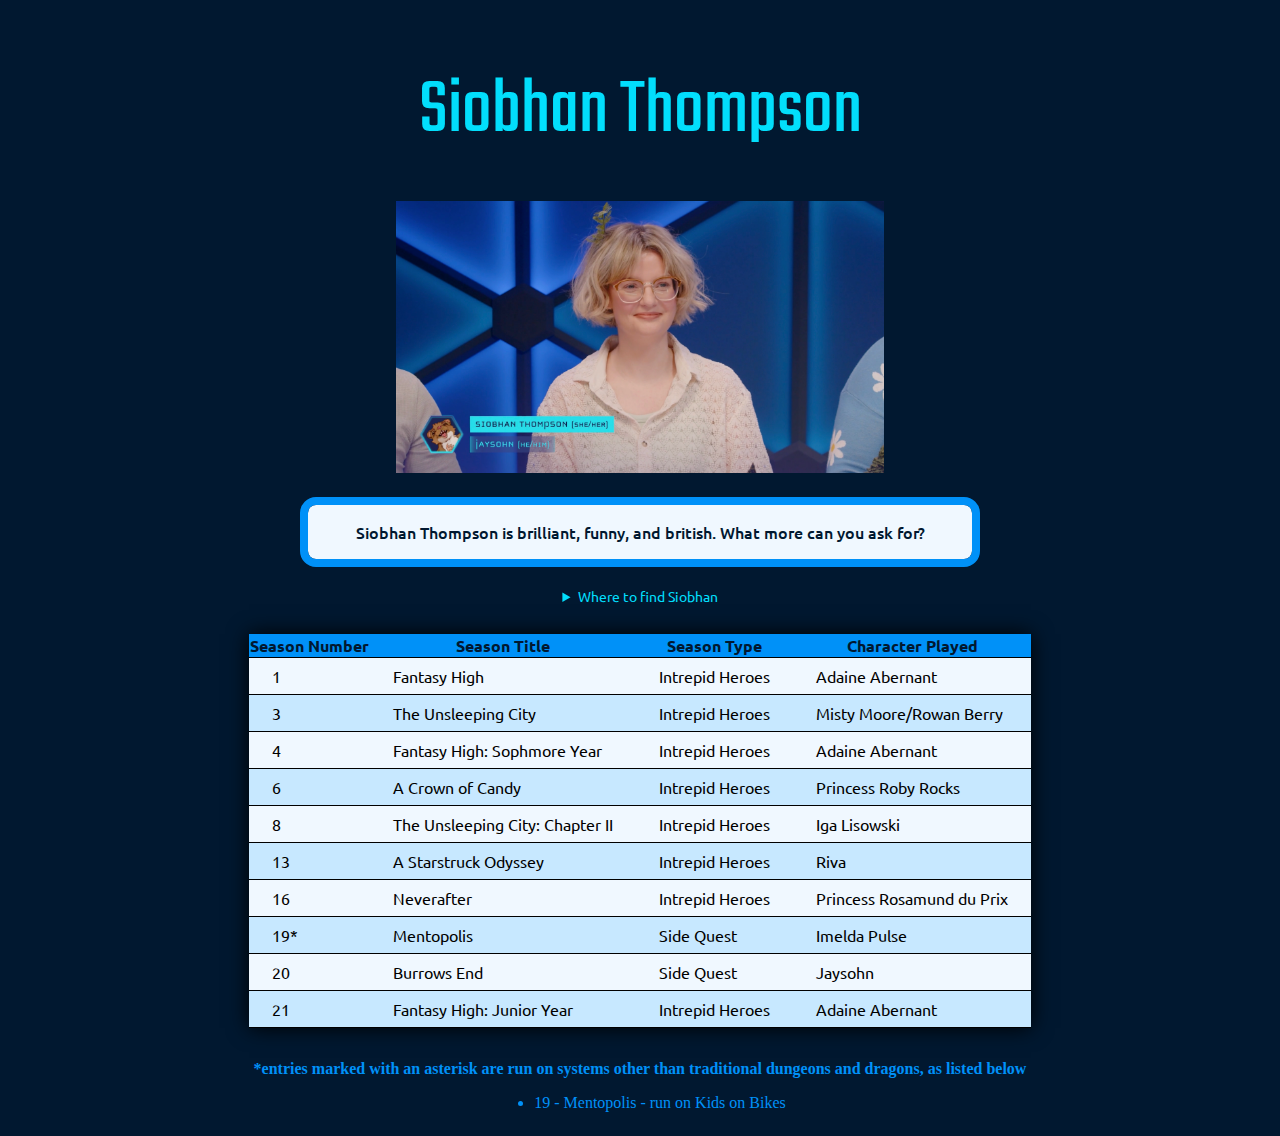
<file: a1site/siobhan.html>
<!DOCTYPE html>
<html>
<head>
    <link rel="preconnect" href="https://fonts.googleapis.com">
    <link rel="preconnect" href="https://fonts.gstatic.com" crossorigin>
    <link href="https://fonts.googleapis.com/css2?family=Monoton&display=swap" rel="stylesheet">
    <link href="https://fonts.googleapis.com/css2?family=Monoton&family=Teko:wght@300..700&display=swap" rel="stylesheet">
    <link href="https://fonts.googleapis.com/css2?family=Ubuntu:ital,wght@0,300;0,400;0,500;0,700;1,300;1,400;1,500;1,700&display=swap" rel="stylesheet">

    <meta charset="utf-8">
    <meta name="viewport" content="width=device-width, initial-scale=1">
    <link rel="stylesheet" type="text/css" href="brennan.css">
    <title>Siobhan Thompson</title>
</head>
</html>

<body>
    <div class="heading">

        <h1> Siobhan Thompson </h1>

        <img src="a1images/sthompson.webp" height="200" alt="siobhan during Burrows End." id="brimage">

        <p id="box">Siobhan Thompson is brilliant, funny, and british. What more can you ask for?</p>

        <div class="clps">
            <details>
                <summary>Where to find Siobhan</summary>
                <ol>
                    <li> <a href="https://www.dropout.tv"> Dropout.tv </a></li>
                    <li> <a href="https://www.instagram.com/vornietom/">Siobhan's Instagram</a></li>
                    <li> <a href="https://www.imdb.com/name/nm5105238/">Siobhan's IMDB</a></li>
                </ol>
            </details>
        </div>

        <table class="seasonstable">
            <thead>
                <tr>
                    <th>Season Number</th>
                    <th>Season Title</th>
                    <th>Season Type</th>
                    <th>Character Played</th>
                </tr>
            </thead>
            <tbody>
                <tr>
                    <td>1</td>
                    <td>Fantasy High</td>
                    <td>Intrepid Heroes</td>
                    <td>Adaine Abernant</td>
                </tr>
                <tr>
                    <td>3</td>
                    <td>The Unsleeping City</td>
                    <td>Intrepid Heroes</td>
                    <td>Misty Moore/Rowan Berry</td>
                </tr>
                <tr>
                    <td>4</td>
                    <td>Fantasy High: Sophmore Year</td>
                    <td>Intrepid Heroes</td>
                    <td>Adaine Abernant</td>
                </tr>
                <tr>
                    <td>6</td>
                    <td>A Crown of Candy</td>
                    <td>Intrepid Heroes</td>
                    <td>Princess Roby Rocks</td>
                </tr>
                <tr>
                    <td>8</td>
                    <td>The Unsleeping City: Chapter II</td>
                    <td>Intrepid Heroes</td>
                    <td>Iga Lisowski</td>
                </tr>
                <tr>
                    <td>13</td>
                    <td>A Starstruck Odyssey</td>
                    <td>Intrepid Heroes</td>
                    <td>Riva</td>
                </tr>
                <tr>
                    <td>16</td>
                    <td>Neverafter</td>
                    <td>Intrepid Heroes</td>
                    <td>Princess Rosamund du Prix</td>
                </tr>
                <tr>
                    <td>19*</td>
                    <td>Mentopolis</td>
                    <td>Side Quest</td>
                    <td>Imelda Pulse</td>
                </tr>
                <tr>
                    <td>20</td>
                    <td>Burrows End</td>
                    <td>Side Quest</td>
                    <td>Jaysohn</td>
                </tr>
                <tr>
                    <td>21</td>
                    <td>Fantasy High: Junior Year</td>
                    <td>Intrepid Heroes</td>
                    <td>Adaine Abernant</td>
                </tr>
            </tbody>
        </table>

        <b id="bold">*entries marked with an asterisk are run on systems other than traditional dungeons and dragons, as listed below</b>

        <div class="list">
            <ul>
                <li>19 - Mentopolis - run on Kids on Bikes</li>
            </ul>
        </div>
</body>
</file>
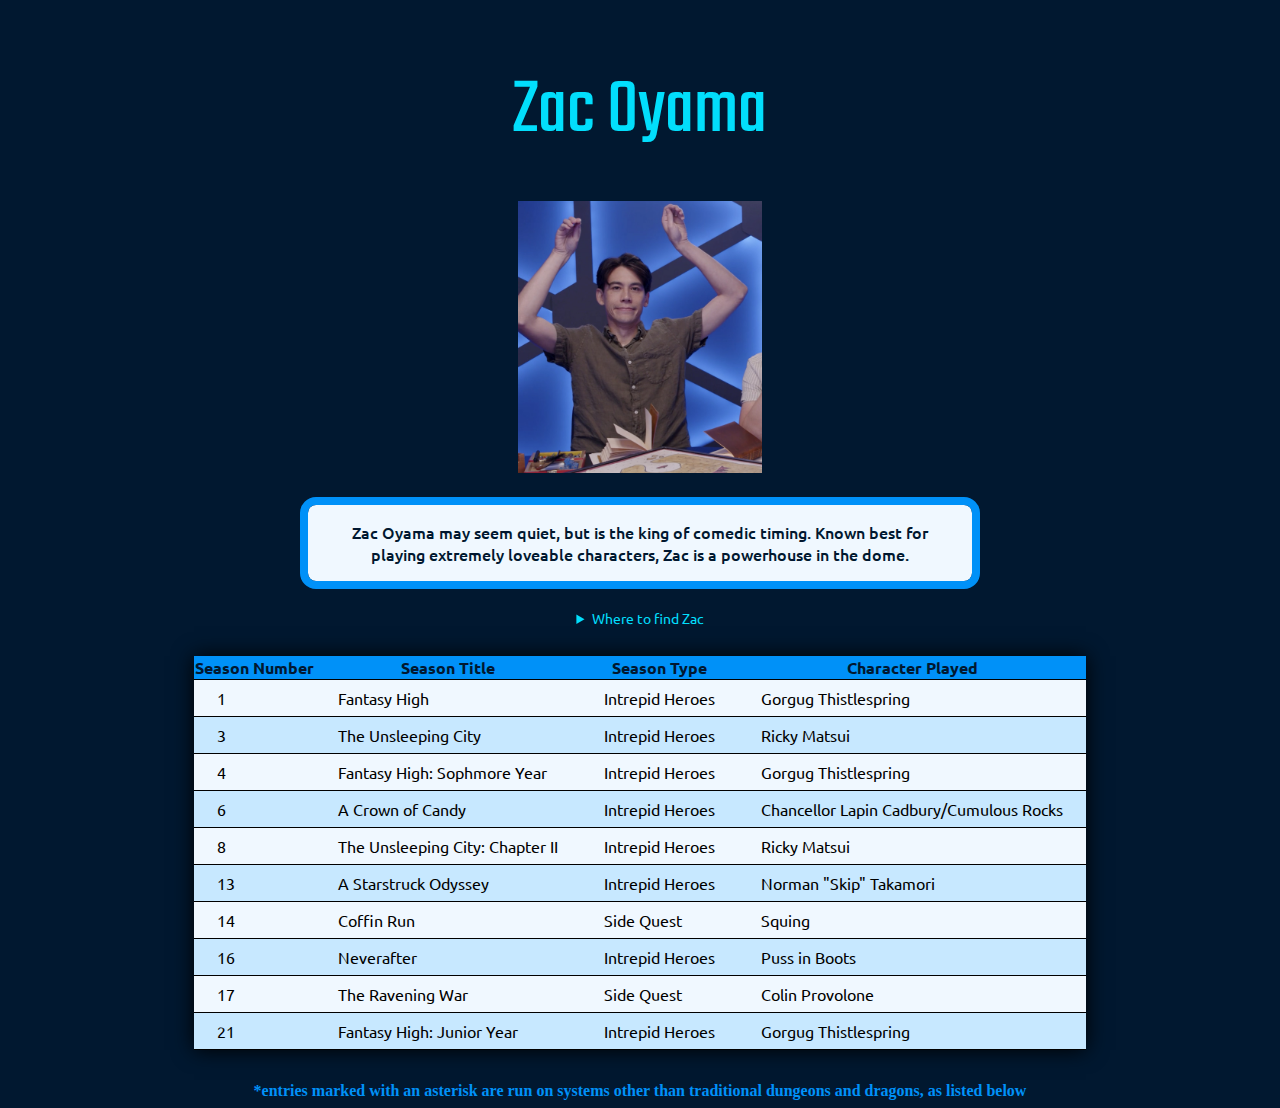
<file: a1site/zac.html>
<!DOCTYPE html>
<html>
<head>
    <link rel="preconnect" href="https://fonts.googleapis.com">
    <link rel="preconnect" href="https://fonts.gstatic.com" crossorigin>
    <link href="https://fonts.googleapis.com/css2?family=Monoton&display=swap" rel="stylesheet">
    <link href="https://fonts.googleapis.com/css2?family=Monoton&family=Teko:wght@300..700&display=swap" rel="stylesheet">
    <link href="https://fonts.googleapis.com/css2?family=Ubuntu:ital,wght@0,300;0,400;0,500;0,700;1,300;1,400;1,500;1,700&display=swap" rel="stylesheet">

    <meta charset="utf-8">
    <meta name="viewport" content="width=device-width, initial-scale=1">
    <link rel="stylesheet" type="text/css" href="brennan.css">
    <title>Zac Oyama</title>
</head>
</html>

<body>
    <div class="heading">

        <h1> Zac Oyama </h1>

        <img src="a1images/zoyama.png" height="200" alt="brennan lee mulligan as the game master." id="brimage">

        <p id="box">Zac Oyama may seem quiet, but is the king of comedic timing. Known best for playing extremely loveable characters, Zac is a powerhouse in the dome.</p>

        <div class="clps">
            <details>
                <summary>Where to find Zac</summary>
                <ol>
                    <li> <a href="https://www.dropout.tv"> Dropout.tv </a></li>
                    <li> <a href="https://headgum.com/rotating-heroes">Rotating Heroes Podcast</a></li>
                    <li> <a href="https://www.imdb.com/name/nm4546304/">Zac's IMDB</a></li>
                </ol>
            </details>
        </div>

        <table class="seasonstable">
            <thead>
                <tr>
                    <th>Season Number</th>
                    <th>Season Title</th>
                    <th>Season Type</th>
                    <th>Character Played</th>
                </tr>
            </thead>
            <tbody>
                <tr>
                    <td>1</td>
                    <td>Fantasy High</td>
                    <td>Intrepid Heroes</td>
                    <td>Gorgug Thistlespring</td>
                </tr>
                <tr>
                    <td>3</td>
                    <td>The Unsleeping City</td>
                    <td>Intrepid Heroes</td>
                    <td>Ricky Matsui</td>
                </tr>
                <tr>
                    <td>4</td>
                    <td>Fantasy High: Sophmore Year</td>
                    <td>Intrepid Heroes</td>
                    <td>Gorgug Thistlespring</td>
                </tr>
                <tr>
                    <td>6</td>
                    <td>A Crown of Candy</td>
                    <td>Intrepid Heroes</td>
                    <td>Chancellor Lapin Cadbury/Cumulous Rocks</td>
                </tr>
                <tr>
                    <td>8</td>
                    <td>The Unsleeping City: Chapter II</td>
                    <td>Intrepid Heroes</td>
                    <td>Ricky Matsui</td>
                </tr>
                <tr>
                    <td>13</td>
                    <td>A Starstruck Odyssey</td>
                    <td>Intrepid Heroes</td>
                    <td>Norman "Skip" Takamori</td>
                </tr>
                <tr>
                    <td>14</td>
                    <td>Coffin Run</td>
                    <td>Side Quest</td>
                    <td>Squing</td>
                </tr>
                <tr>
                    <td>16</td>
                    <td>Neverafter</td>
                    <td>Intrepid Heroes</td>
                    <td>Puss in Boots</td>
                </tr>
                <tr>
                    <td>17</td>
                    <td>The Ravening War</td>
                    <td>Side Quest</td>
                    <td>Colin Provolone</td>
                </tr>
                <tr>
                    <td>21</td>
                    <td>Fantasy High: Junior Year</td>
                    <td>Intrepid Heroes</td>
                    <td>Gorgug Thistlespring</td>
                </tr>
            </tbody>
        </table>

        <b id="bold">*entries marked with an asterisk are run on systems other than traditional dungeons and dragons, as listed below</b>
</body>
</file>
<file: d20.css>
body{ background-color: steelblue; }

h1{
	text-align: center;
	color: #abfeff;
}
h2{
	background-color: navy;
	color: floralwhite;
	padding: 10px;
	margin: auto;
	border: 5px solid #abfeff;
	clear: both;
}


#img{
	float: right;

}

/*#characters{
	float: left;
}*/

.campaign{
	border: 2px solid aliceblue;
	width: 40%;
	padding: 2%;
	margin: auto;
}

.hold{
	padding: 40px;
}
</file>
<file: style.css>
h1{
	color: #1c3815;
	background: powderblue;
	padding: 10px;
	margin: auto;
	border: 5px solid green;
	width: 40%;
	font-family: "Jacquarda Bastarda 9", serif;
	font-weight: 400;
	font-style: normal;
	font-size: 47px;

}

h2{float: right;}
body{background: #abc3f7;
}

#p1{
	color: navy;
	width: 80%;
	text-align: center;
	padding-top: 100px;

}

.highlighted{
	color:ghostwhite;
	float: right;
}

#MDM{
	background: seagreen;
	
}

#lefty{
	float: left;
}

img{max-width: 30%;
	float: left;
	padding-left: 40px;
}
</file>
<file: a1site/iha1.css>
body {
    background-color: #011830;

}

.heading {
    display: flex;
    flex-direction: column;
    margin-bottom: 0px;
    gap: 0px;
    padding-bottom: 1em;

    font-family: "Teko", sans-serif;
    font-optical-sizing: auto;
    font-weight: 400;
    font-style: normal;
    font-size: 1em;
}

#intrepid {
    font-family: "Monoton", sans-serif;
    font-weight: 600;
    font-style: normal;
    font-size: 2em;
    color: #02defc;
}

.heading div{
    max-height: 95px;
    margin: auto;
}

#d20logo{
    display: block;
    margin-left: auto;
    margin-right: auto;
}

#tagline {
    text-align: center;
    color: #0091f8;
    font-family: "Ubuntu", sans-serif;
    font-weight: 400;
    font-style: normal;
    font-size: .9em;
}

#tagline2 {
    text-align: center;
    color: #0091f8;
    font-family: "Ubuntu", sans-serif;
    font-weight: 400;
    font-style: normal;
    font-size: .9em;
    margin: 0;
    color: #02defc;
}

h1 {
    text-align: center;
    color: #0091f8;
}

.brennanbox {
    display: flex;
    flex-direction: column;
    padding-bottom: 3em;
    
    /*center*/
    text-align: center;
    justify-content: center;
    align-content: center;
}

.brennanbox img{
    display:block;
    margin: auto;
    width: 10em;
    height: 10em;
    object-fit: cover;
}


.brennanbox a{
    color: aliceblue;
    font-family: "Ubuntu", sans-serif;
    font-weight: 400;
    font-style: normal;
    font-size: .9em;
}

#gm {
    text-align: center;
    color: #0091f8;
    font-family: "Teko", sans-serif;
    font-optical-sizing: auto;
    font-weight: 400;
    font-style: normal;
    font-size: 2.2em;
}



/* intrepid heroes grid */
.grid{
    display: flex;
    flex-direction: row;
    justify-content: center;
    align-items: center;
    text-align: center;
    padding-bottom: 2em;

}

.grid img{

    margin: auto;
    width: 10em;
    height: 10em;
    object-fit: cover;
    padding-left: 5em;
    padding-right: 5em;
    
}

.grid a{
    
    padding-left: 5em;
    padding-right: 5em;
    color: aliceblue;

    font-family: "Ubuntu", sans-serif;
    font-weight: 400;
    font-style: normal;
    font-size: .9em;

}

a:hover {
    color: #02defc;
}
</file>
<file: a1site/brennan.css>
body {
    background-color: #011830;
}

h1 {
    text-align: center;
    color: #02defc;
    font-family: "Teko", sans-serif;
    font-optical-sizing: auto;
    font-weight: 400;
    font-style: normal;
    font-size: 5em;

    margin-bottom: 0;
}

#box {
    background-color: aliceblue;
    color: #011830;
    width: 50%;
    max-width: 50%;
    border-radius: .5em;
    padding: 1em;
    display: flex;
    align-items: center;
    justify-content: center;
    margin: auto;
    outline: .5em solid #0091f8;
    text-align: center;
    /*font*/
    font-family: "Ubuntu", sans-serif;
    font-weight: 500;
    font-style: normal;
    font-size: 1em;
}

.clps {
    display: flex;
    justify-content: center;
    align-items: center;
    padding: 2em;
    color: #02defc;
    font-family: "Ubuntu", sans-serif;
    font-weight: 400;
    font-style: normal;
    font-size: .9em;
}

a:link {
    color: #02defc;
}

a:visited {
    color: #0091f8;
}

a:hover {
    color: aliceblue;
}

.seasonstable {
    border-collapse: collapse;
    box-shadow: 0 0 20px;
    margin: auto;
    padding-top: 1em;
    /*font*/
    font-family: "Ubuntu", sans-serif;
    font-weight: 400;
    font-style: normal;
    font-size: 1em;
}

.seasonstable thead {
    background-color: #0091f8;
    color: #011830;
    text-align: center;
    
}

.seasonstable td{
    padding: 8px 23px;
}

.seasonstable tr{
    border-bottom: 1px solid black;
}

.seasonstable tbody tr:nth-of-type(even){
    background-color: #c7e8ff;
}

.seasonstable tbody tr:nth-of-type(odd){
    background-color: aliceblue;
}


#brimage{
    display:block;
    margin: auto;
    height: 17em;
    padding: 2em;
}



#bold {
    display: flex;
    justify-content: center;
    align-items: center;
    padding-top: 2em;
    color: #0091f8;
}


.list {
    display: flex;
    align-items: center;
    justify-content: center;
    color: #0091f8;
}
</file>
